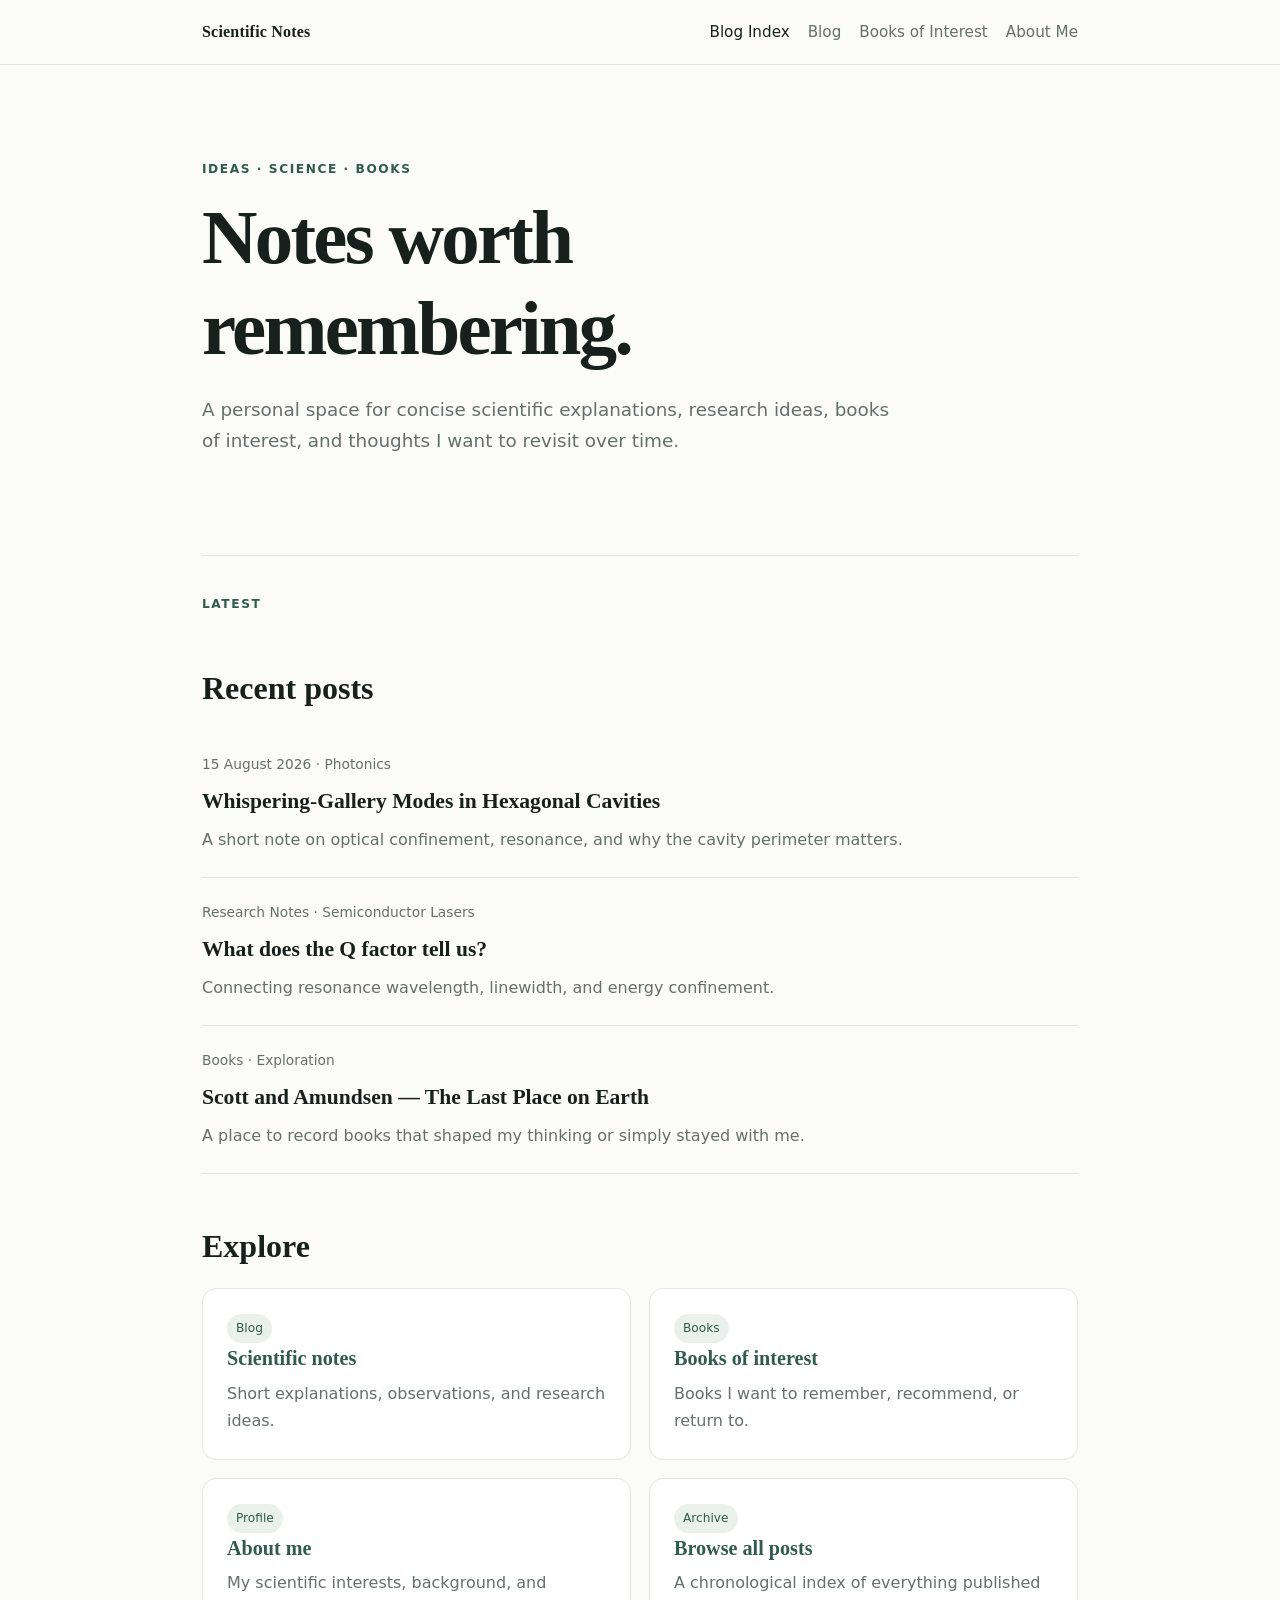
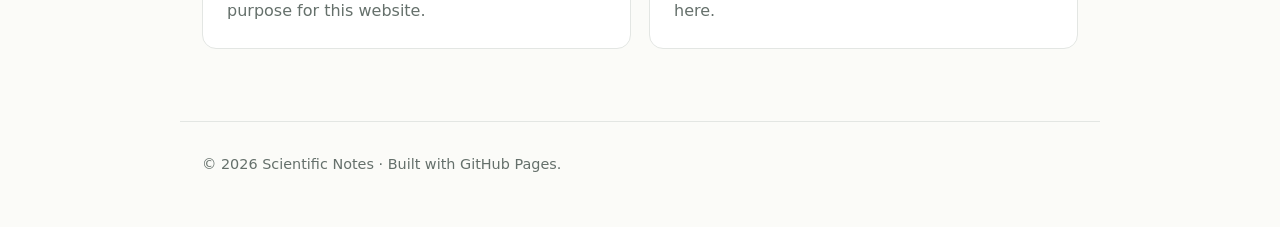
<file: index.html>
<!doctype html>
<html lang="en">
<head>
<meta charset="utf-8">
<meta name="viewport" content="width=device-width,initial-scale=1">
<meta name="description" content="A personal scientific blog for ideas, books, research notes, and concepts worth remembering.">
<title>Blog Index</title>
<link rel="stylesheet" href="styles.css">
</head>
<body>
<header><div class="nav">
<a class="brand" href="index.html">Scientific Notes</a>
<nav>
<a class="active" href="index.html">Blog Index</a>
<a href="blog.html">Blog</a>
<a href="books.html">Books of Interest</a>
<a href="about.html">About Me</a>
</nav>
</div></header>

<main>
<section class="hero">
<div class="eyebrow">Ideas · Science · Books</div>
<h1>Notes worth<br>remembering.</h1>
<p class="lead">A personal space for concise scientific explanations, research ideas, books of interest, and thoughts I want to revisit over time.</p>
</section>

<hr class="rule">

<section>
<div class="eyebrow">Latest</div>
<h2>Recent posts</h2>
<ul class="post-list">
<li>
<div class="meta">15 August 2026 · Photonics</div>
<a class="title" href="post-template.html">Whispering-Gallery Modes in Hexagonal Cavities</a>
<p>A short note on optical confinement, resonance, and why the cavity perimeter matters.</p>
</li>
<li>
<div class="meta">Research Notes · Semiconductor Lasers</div>
<a class="title" href="blog.html">What does the Q factor tell us?</a>
<p>Connecting resonance wavelength, linewidth, and energy confinement.</p>
</li>
<li>
<div class="meta">Books · Exploration</div>
<a class="title" href="books.html">Scott and Amundsen — The Last Place on Earth</a>
<p>A place to record books that shaped my thinking or simply stayed with me.</p>
</li>
</ul>
</section>

<section>
<h2>Explore</h2>
<div class="grid">
<div class="card"><span class="tag">Blog</span><h3><a href="blog.html">Scientific notes</a></h3><p>Short explanations, observations, and research ideas.</p></div>
<div class="card"><span class="tag">Books</span><h3><a href="books.html">Books of interest</a></h3><p>Books I want to remember, recommend, or return to.</p></div>
<div class="card"><span class="tag">Profile</span><h3><a href="about.html">About me</a></h3><p>My scientific interests, background, and purpose for this website.</p></div>
<div class="card"><span class="tag">Archive</span><h3><a href="blog.html">Browse all posts</a></h3><p>A chronological index of everything published here.</p></div>
</div>
</section>
</main>

<footer>© <span id="y"></span> Scientific Notes · Built with GitHub Pages.</footer>
<script>document.getElementById('y').textContent=new Date().getFullYear()</script>
</body>
</html>
</file>
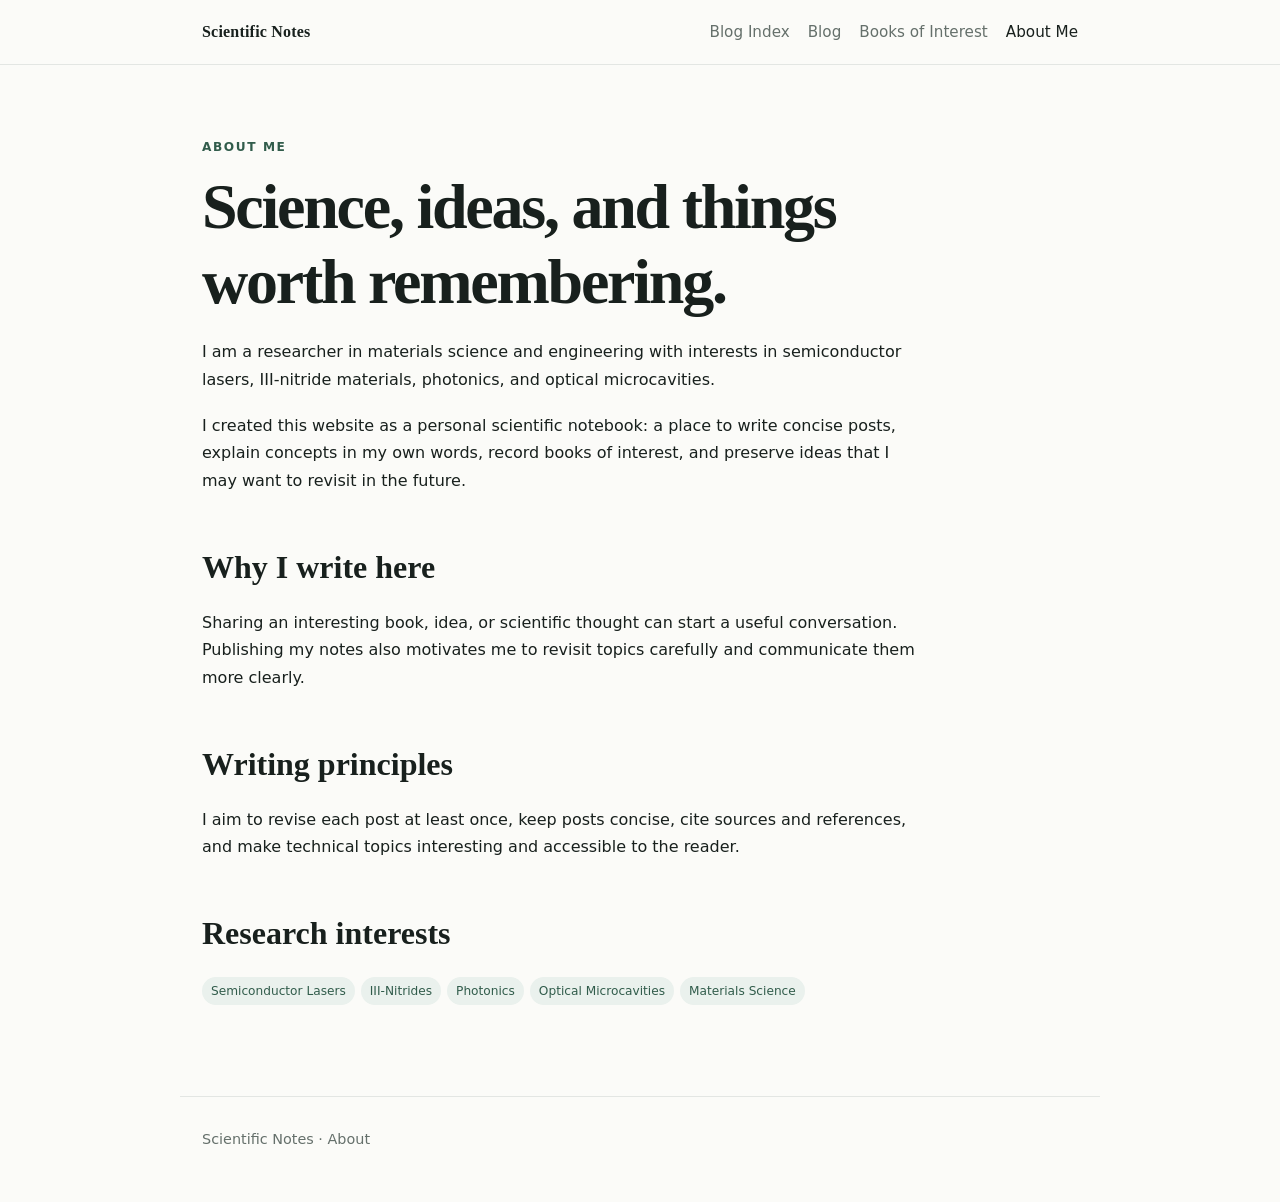
<file: about.html>
<!doctype html>
<html lang="en">
<head>
<meta charset="utf-8"><meta name="viewport" content="width=device-width,initial-scale=1">
<title>About Me</title><link rel="stylesheet" href="styles.css">
</head>
<body>
<header><div class="nav">
<a class="brand" href="index.html">Scientific Notes</a>
<nav><a href="index.html">Blog Index</a><a href="blog.html">Blog</a><a href="books.html">Books of Interest</a><a class="active" href="about.html">About Me</a></nav>
</div></header>
<main>
<article class="article">
<div class="eyebrow">About Me</div>
<h1>Science, ideas, and things worth remembering.</h1>
<p>I am a researcher in materials science and engineering with interests in semiconductor lasers, III-nitride materials, photonics, and optical microcavities.</p>
<p>I created this website as a personal scientific notebook: a place to write concise posts, explain concepts in my own words, record books of interest, and preserve ideas that I may want to revisit in the future.</p>
<h2>Why I write here</h2>
<p>Sharing an interesting book, idea, or scientific thought can start a useful conversation. Publishing my notes also motivates me to revisit topics carefully and communicate them more clearly.</p>
<h2>Writing principles</h2>
<p>I aim to revise each post at least once, keep posts concise, cite sources and references, and make technical topics interesting and accessible to the reader.</p>
<h2>Research interests</h2>
<p><span class="tag">Semiconductor Lasers</span><span class="tag">III-Nitrides</span><span class="tag">Photonics</span><span class="tag">Optical Microcavities</span><span class="tag">Materials Science</span></p>
</article>
</main>
<footer>Scientific Notes · About</footer>
</body>
</html>
</file>
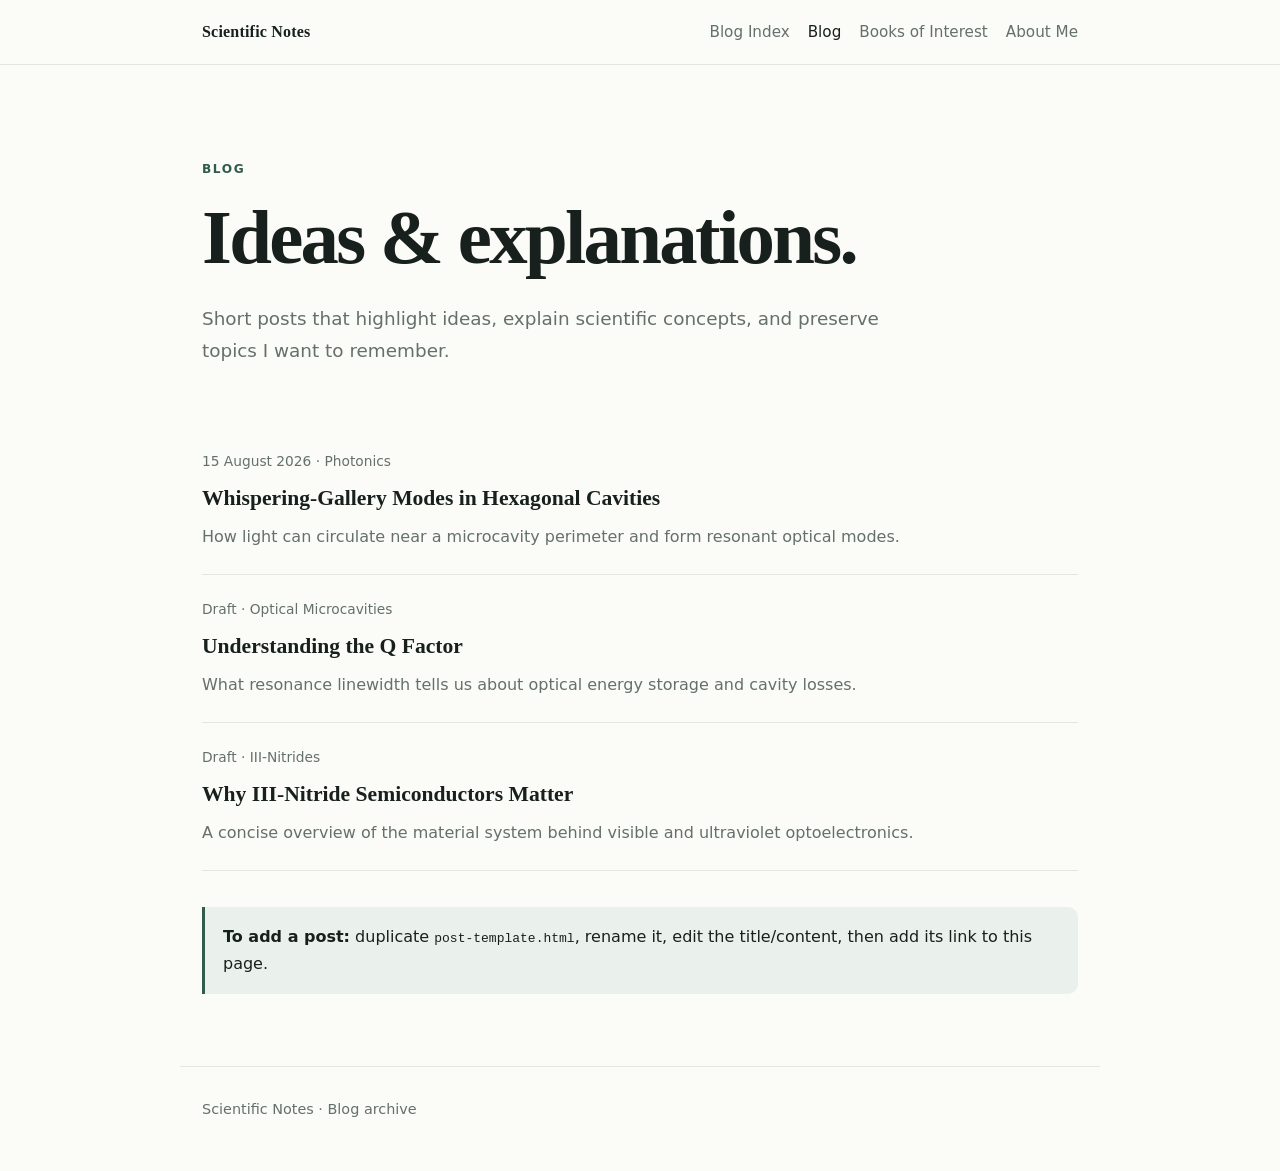
<file: blog.html>
<!doctype html>
<html lang="en">
<head>
<meta charset="utf-8"><meta name="viewport" content="width=device-width,initial-scale=1">
<title>Blog</title><link rel="stylesheet" href="styles.css">
</head>
<body>
<header><div class="nav">
<a class="brand" href="index.html">Scientific Notes</a>
<nav><a href="index.html">Blog Index</a><a class="active" href="blog.html">Blog</a><a href="books.html">Books of Interest</a><a href="about.html">About Me</a></nav>
</div></header>
<main>
<section class="hero">
<div class="eyebrow">Blog</div>
<h1>Ideas & explanations.</h1>
<p class="lead">Short posts that highlight ideas, explain scientific concepts, and preserve topics I want to remember.</p>
</section>
<ul class="post-list">
<li><div class="meta">15 August 2026 · Photonics</div><a class="title" href="post-template.html">Whispering-Gallery Modes in Hexagonal Cavities</a><p>How light can circulate near a microcavity perimeter and form resonant optical modes.</p></li>
<li><div class="meta">Draft · Optical Microcavities</div><a class="title" href="#">Understanding the Q Factor</a><p>What resonance linewidth tells us about optical energy storage and cavity losses.</p></li>
<li><div class="meta">Draft · III-Nitrides</div><a class="title" href="#">Why III-Nitride Semiconductors Matter</a><p>A concise overview of the material system behind visible and ultraviolet optoelectronics.</p></li>
</ul>
<div class="callout" style="margin-top:36px"><strong>To add a post:</strong> duplicate <code>post-template.html</code>, rename it, edit the title/content, then add its link to this page.</div>
</main>
<footer>Scientific Notes · Blog archive</footer>
</body>
</html>
</file>
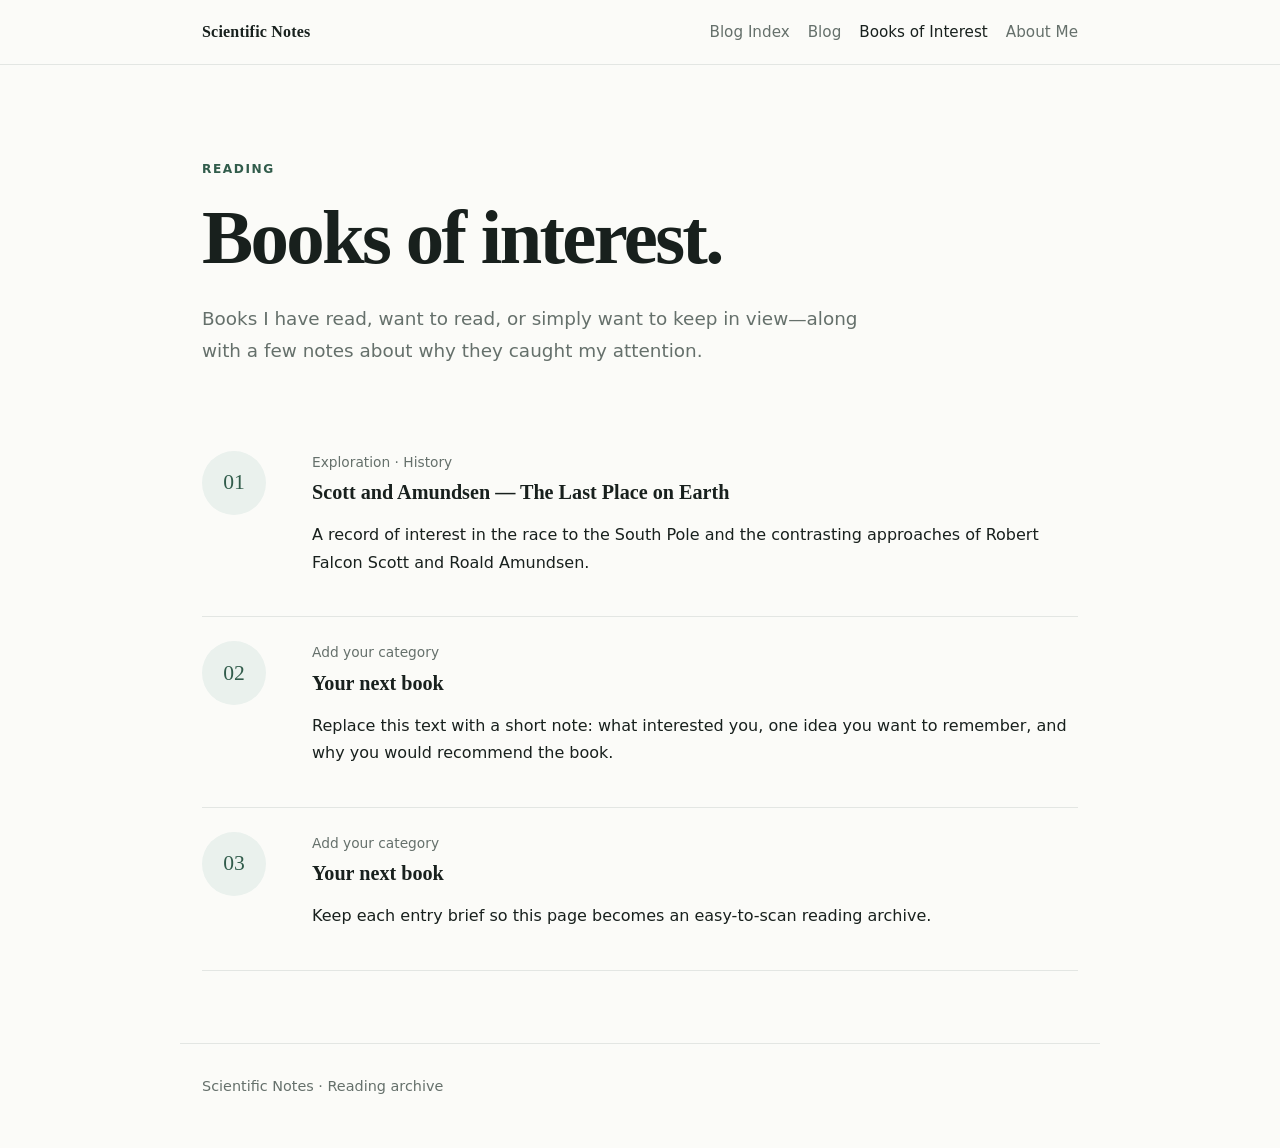
<file: books.html>
<!doctype html>
<html lang="en">
<head>
<meta charset="utf-8"><meta name="viewport" content="width=device-width,initial-scale=1">
<title>Books of Interest</title><link rel="stylesheet" href="styles.css">
</head>
<body>
<header><div class="nav">
<a class="brand" href="index.html">Scientific Notes</a>
<nav><a href="index.html">Blog Index</a><a href="blog.html">Blog</a><a class="active" href="books.html">Books of Interest</a><a href="about.html">About Me</a></nav>
</div></header>
<main>
<section class="hero">
<div class="eyebrow">Reading</div>
<h1>Books of interest.</h1>
<p class="lead">Books I have read, want to read, or simply want to keep in view—along with a few notes about why they caught my attention.</p>
</section>

<div class="book">
<div class="book-no">01</div>
<div><div class="meta">Exploration · History</div><h3>Scott and Amundsen — The Last Place on Earth</h3><p>A record of interest in the race to the South Pole and the contrasting approaches of Robert Falcon Scott and Roald Amundsen.</p></div>
</div>
<div class="book">
<div class="book-no">02</div>
<div><div class="meta">Add your category</div><h3>Your next book</h3><p>Replace this text with a short note: what interested you, one idea you want to remember, and why you would recommend the book.</p></div>
</div>
<div class="book">
<div class="book-no">03</div>
<div><div class="meta">Add your category</div><h3>Your next book</h3><p>Keep each entry brief so this page becomes an easy-to-scan reading archive.</p></div>
</div>
</main>
<footer>Scientific Notes · Reading archive</footer>
</body>
</html>
</file>
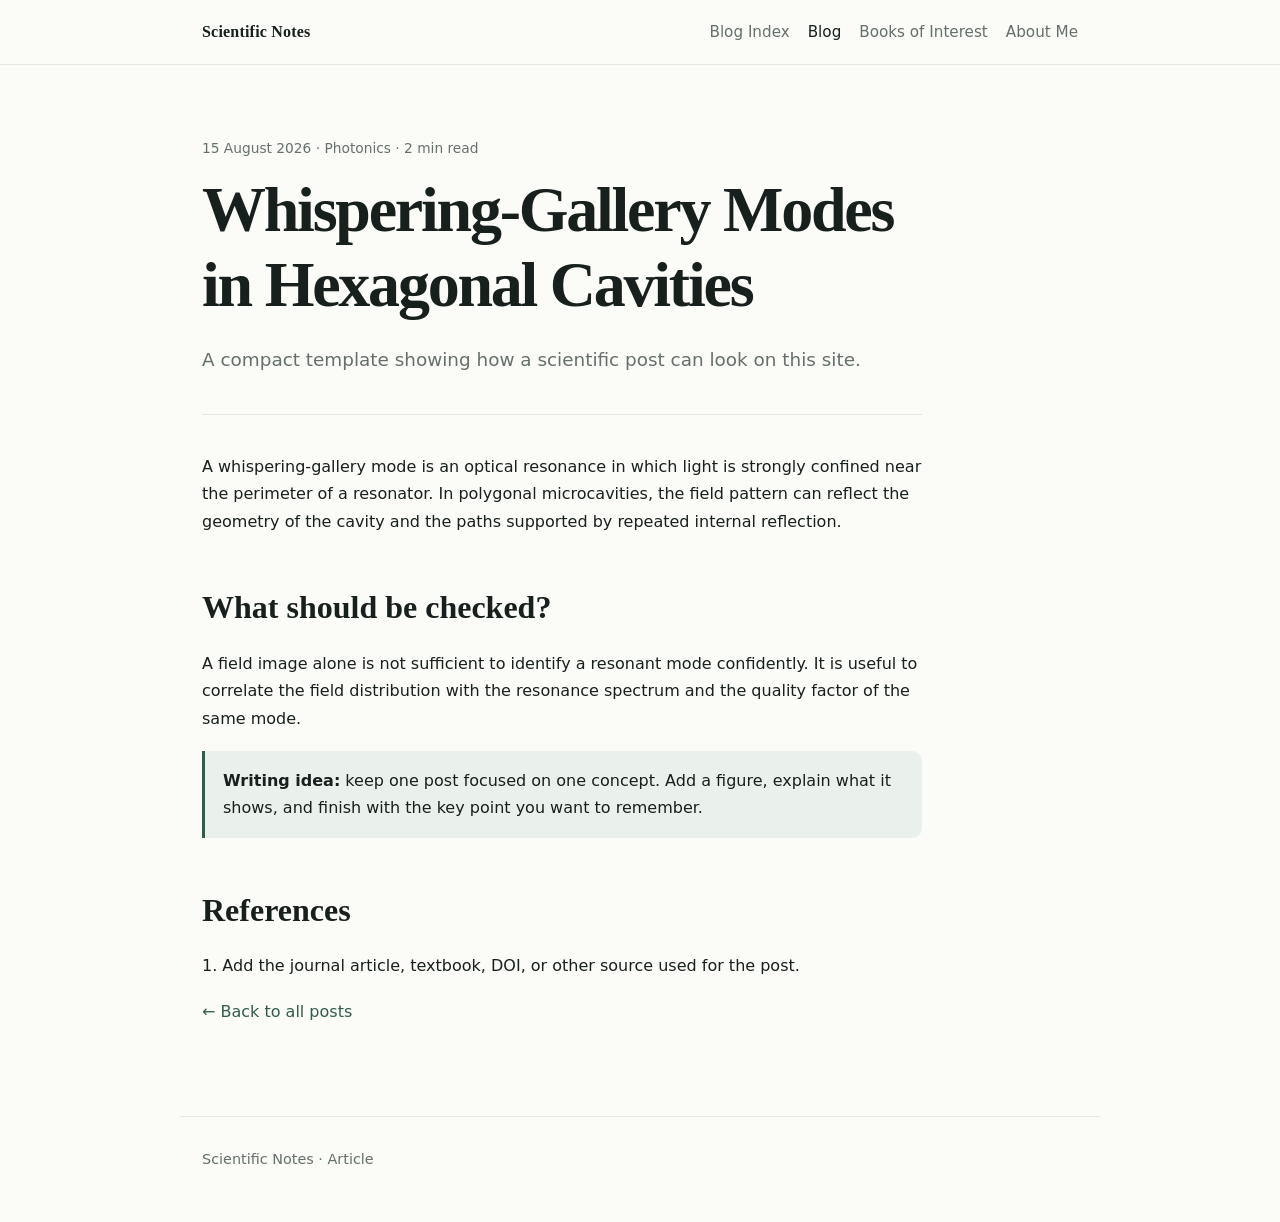
<file: post-template.html>
<!doctype html>
<html lang="en">
<head>
<meta charset="utf-8"><meta name="viewport" content="width=device-width,initial-scale=1">
<meta name="description" content="A short scientific note.">
<title>Whispering-Gallery Modes in Hexagonal Cavities</title>
<link rel="stylesheet" href="styles.css">
</head>
<body>
<header><div class="nav">
<a class="brand" href="index.html">Scientific Notes</a>
<nav><a href="index.html">Blog Index</a><a class="active" href="blog.html">Blog</a><a href="books.html">Books of Interest</a><a href="about.html">About Me</a></nav>
</div></header>
<main>
<article class="article">
<div class="meta">15 August 2026 · Photonics · 2 min read</div>
<h1>Whispering-Gallery Modes in Hexagonal Cavities</h1>
<p class="lead">A compact template showing how a scientific post can look on this site.</p>
<hr class="rule">
<p>A whispering-gallery mode is an optical resonance in which light is strongly confined near the perimeter of a resonator. In polygonal microcavities, the field pattern can reflect the geometry of the cavity and the paths supported by repeated internal reflection.</p>
<h2>What should be checked?</h2>
<p>A field image alone is not sufficient to identify a resonant mode confidently. It is useful to correlate the field distribution with the resonance spectrum and the quality factor of the same mode.</p>
<div class="callout"><strong>Writing idea:</strong> keep one post focused on one concept. Add a figure, explain what it shows, and finish with the key point you want to remember.</div>
<h2>References</h2>
<p>1. Add the journal article, textbook, DOI, or other source used for the post.</p>
<p><a href="blog.html">← Back to all posts</a></p>
</article>
</main>
<footer>Scientific Notes · Article</footer>
</body>
</html>
</file>
<file: styles.css>
:root{
  --bg:#fbfbf8;
  --paper:#ffffff;
  --text:#18201d;
  --muted:#65706b;
  --line:#e3e6e3;
  --accent:#315c4b;
  --accent-soft:#eaf1ed;
  --max:920px;
}
*{box-sizing:border-box}
html{scroll-behavior:smooth}
body{
  margin:0;
  font-family:Inter, ui-sans-serif, system-ui, -apple-system, BlinkMacSystemFont, "Segoe UI", sans-serif;
  background:var(--bg);
  color:var(--text);
  line-height:1.72;
}
a{color:var(--accent);text-decoration:none}
a:hover{text-decoration:underline}
header{
  border-bottom:1px solid var(--line);
  background:rgba(251,251,248,.92);
  position:sticky;
  top:0;
  backdrop-filter:blur(10px);
  z-index:10;
}
.nav{
  max-width:var(--max);
  margin:auto;
  padding:18px 22px;
  display:flex;
  align-items:center;
  justify-content:space-between;
  gap:24px;
}
.brand{
  font-family:Georgia, "Times New Roman", serif;
  font-weight:700;
  color:var(--text);
  letter-spacing:.2px;
}
nav{display:flex;gap:18px;flex-wrap:wrap}
nav a{color:var(--muted);font-size:.95rem}
nav a.active,nav a:hover{color:var(--text);text-decoration:none}
main{max-width:var(--max);margin:auto;padding:72px 22px}
.hero{padding:22px 0 42px}
.eyebrow{
  text-transform:uppercase;
  letter-spacing:.13em;
  font-size:.76rem;
  font-weight:700;
  color:var(--accent);
}
h1,h2,h3{
  font-family:Georgia, "Times New Roman", serif;
  line-height:1.18;
}
h1{font-size:clamp(2.5rem,7vw,4.8rem);margin:.18em 0 .25em;letter-spacing:-.035em}
h2{font-size:2rem;margin:1.7em 0 .7em}
h3{font-size:1.26rem;margin:.2em 0}
.lead{max-width:700px;font-size:1.15rem;color:var(--muted)}
.rule{border:0;border-top:1px solid var(--line);margin:38px 0}
.grid{display:grid;grid-template-columns:repeat(2,minmax(0,1fr));gap:18px}
.card{
  background:var(--paper);
  border:1px solid var(--line);
  border-radius:14px;
  padding:24px;
}
.card p{color:var(--muted);margin:.55em 0 0}
.meta{font-size:.86rem;color:var(--muted);margin-bottom:7px}
.tag{
  display:inline-block;
  padding:4px 9px;
  border-radius:999px;
  background:var(--accent-soft);
  color:var(--accent);
  font-size:.76rem;
  margin-right:6px;
}
.post-list{list-style:none;padding:0;margin:0}
.post-list li{
  padding:23px 0;
  border-bottom:1px solid var(--line);
}
.post-list a.title{
  display:block;
  font-family:Georgia, "Times New Roman", serif;
  color:var(--text);
  font-size:1.35rem;
  font-weight:700;
}
.post-list p{color:var(--muted);margin:.35em 0 0}
.book{
  display:grid;
  grid-template-columns:90px 1fr;
  gap:20px;
  padding:24px 0;
  border-bottom:1px solid var(--line);
}
.book-no{
  width:64px;height:64px;border-radius:50%;
  display:grid;place-items:center;
  background:var(--accent-soft);
  font-family:Georgia, serif;font-size:1.35rem;color:var(--accent)
}
.article{max-width:720px}
.article h1{font-size:clamp(2.4rem,6vw,4rem)}
.article p{margin:1.15em 0}
.callout{
  background:var(--accent-soft);
  border-left:3px solid var(--accent);
  padding:16px 18px;
  border-radius:0 10px 10px 0;
}
footer{
  max-width:var(--max);
  margin:auto;
  padding:30px 22px 50px;
  border-top:1px solid var(--line);
  color:var(--muted);
  font-size:.9rem
}
@media(max-width:680px){
  .nav{align-items:flex-start;flex-direction:column}
  main{padding-top:45px}
  .grid{grid-template-columns:1fr}
  .book{grid-template-columns:64px 1fr}
}
</file>
